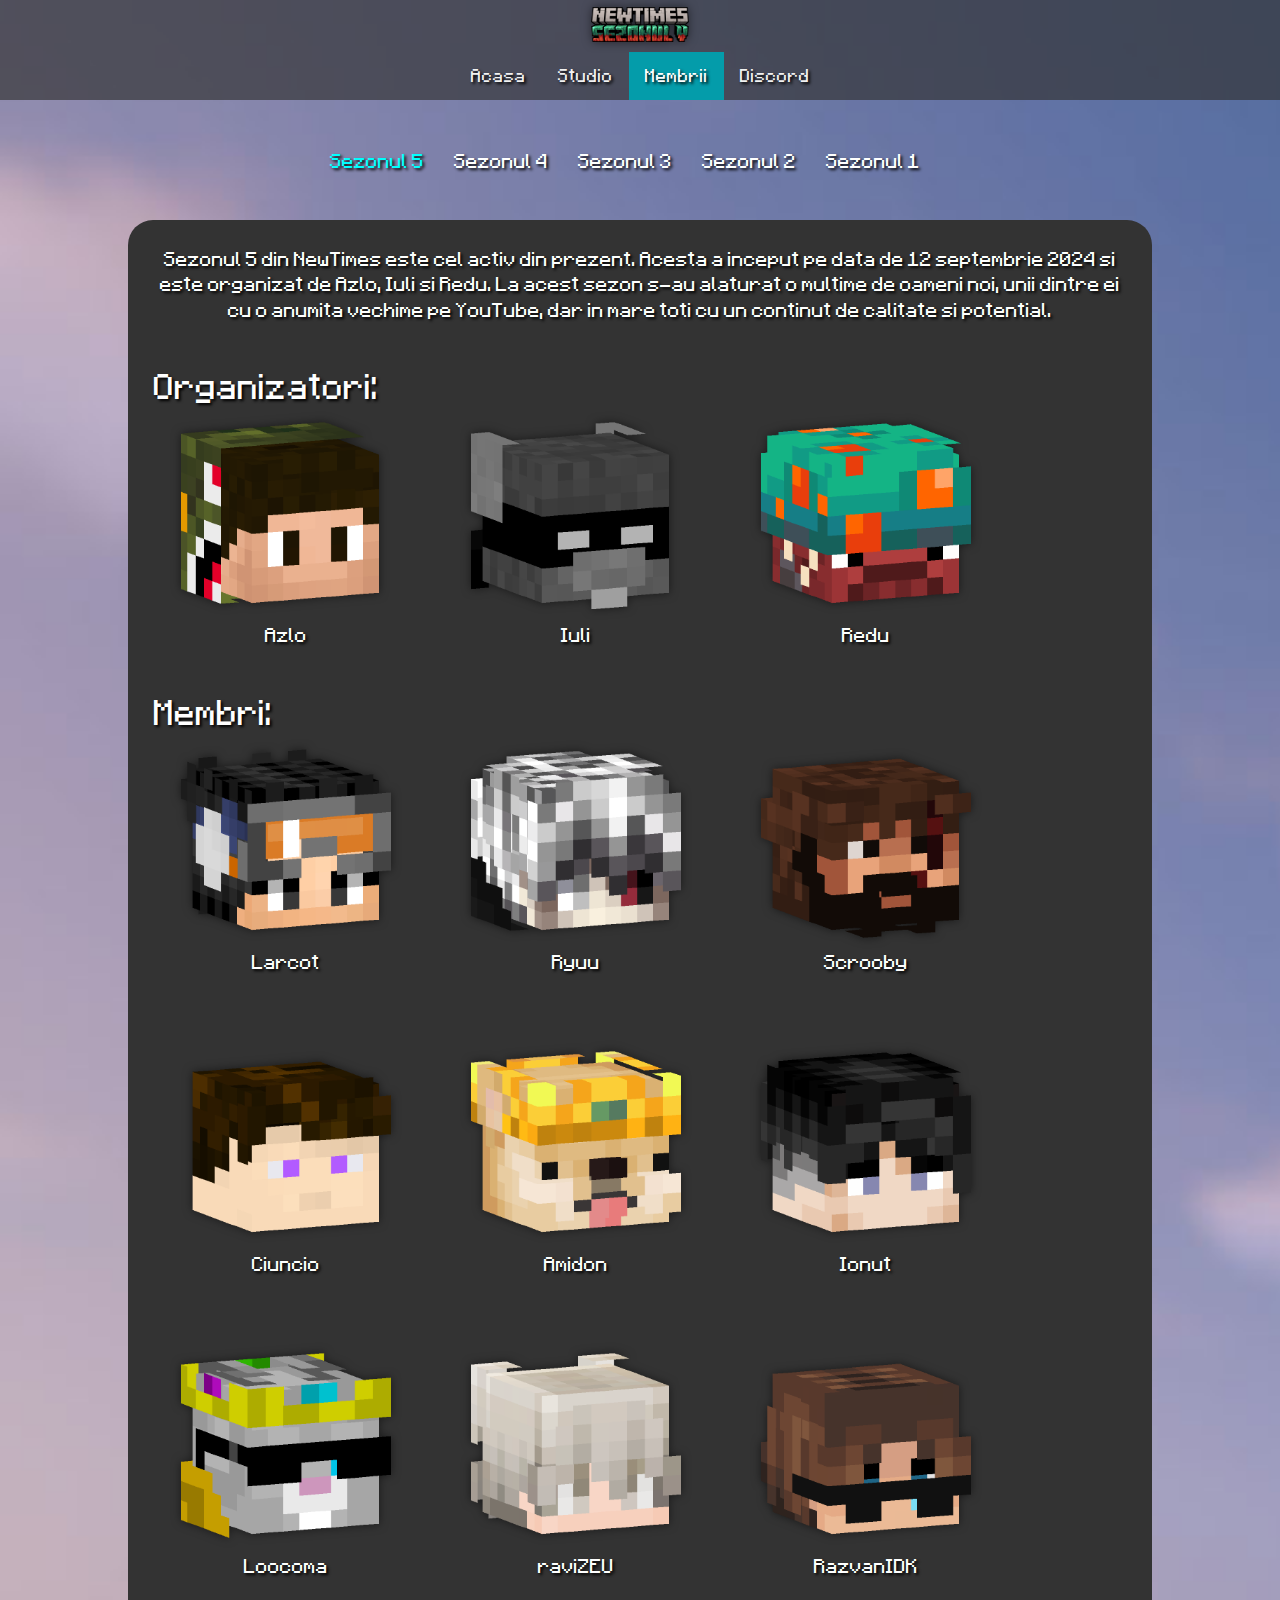
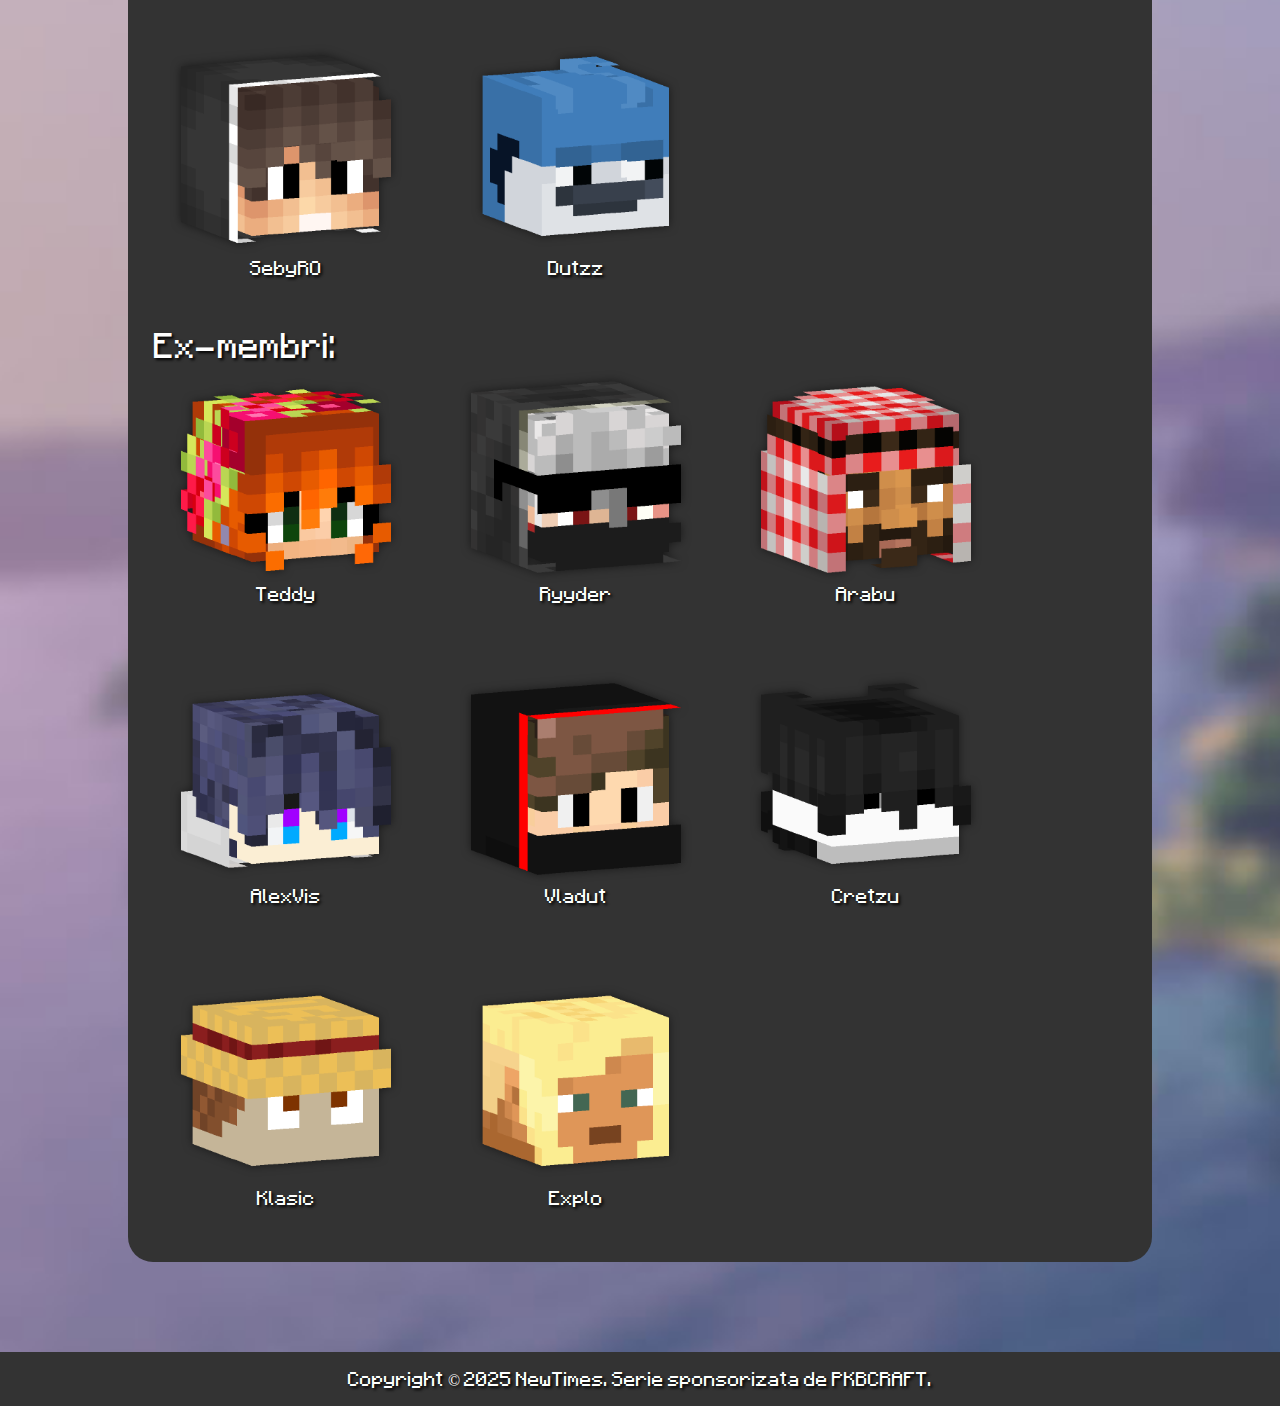
<file: membri.html>
<!DOCTYPE html>
<html lang="en">
<head>
    <meta charset="UTF-8">
    <meta name="viewport" content="width=device-width, initial-scale=1.0">
    <title>NewTimes SMP</title>
    <link rel="icon" type="image/x-icon" href="favicon.ico">
    <link rel="stylesheet" href="membri.css">
    <script src="membri.js"></script>
</head>
<body>
    <div class="topnav">
        <img src="newtimes_5.png" alt="NewTimes 5">
        <div>
            <a href="index.html">Acasa</a>
            <a href="studio.html">Studio</a>
            <a class="active" href="membri.html">Membrii</a>
            <a href="https://discord.com/invite/3W3f9mBuqK" target="_blank">Discord</a>
        </div>
      </div>
    
    <div id="main">
        <div id="sezoane">
            <div id="sezonactiv" class="exista"><button class="buton" onclick="activeazaSezonul(5)">Sezonul 5</button></div>
            <div class="exista"><button class="buton" onclick="activeazaSezonul(4)">Sezonul 4</button></div>
            <div class="exista"><button class="buton" onclick="activeazaSezonul(3)">Sezonul 3</button></div>
            <div class="exista"><button class="buton" onclick="activeazaSezonul(2)">Sezonul 2</button></div>
            <div class="exista"><button class="buton" onclick="activeazaSezonul(1)">Sezonul 1</button></div>
        </div>

        <div id="sezonul5" class="sezon visible">
            <div class="descriere">
                <div>Sezonul 5 din NewTimes este cel activ din prezent. Acesta a inceput pe data de 12 septembrie 2024 si este organizat de Azlo, Iuli si Redu. La acest sezon s-au alaturat o multime de oameni noi, unii dintre ei cu o anumita vechime pe YouTube, dar in mare toti cu un continut de calitate si potential.</div>
            </div>
    
            <div class="textmare">
                Organizatori:
            </div>
    
            <div class="membri">
                <div class="membru">
                    <a href="https://www.youtube.com/@viper53" target="_blank" class="membru2"> <img class=cap src="membri/azlo_static.png" alt="Azlo">Azlo</a>
                </div>
        
                <div class="membru">
                    <a href="https://www.youtube.com/@iuli34-h2v" target="_blank" class="membru2"><img class=cap src="membri/iuli_static.png" alt="Iuli">Iuli</a>
                </div>
        
                <div class="membru">
                    <a href="https://www.youtube.com/@reduu" target="_blank" class="membru2"><img class=cap src="membri/redu_static.png" alt="Redu">Redu</a>
                </div>
            </div>

            <div class="separator"></div>

            <div class="textmare">
                Membri:
            </div>
            
            <div class="membri">
                
        
                <div class="membru">
                    <a href="https://www.youtube.com/@larcot698" target="_blank" class="membru2"><img class=cap src="membri/larcot_static.png" alt="Larcot">Larcot</a>
                </div>
        
                <div class="membru">
                    <a href="https://www.youtube.com/@ryuu4589" target="_blank" class="membru2"><img class=cap src="membri/ryuu_static.png" alt="Ryuu">Ryuu</a>
                </div>
        
                <div class="membru">
                    <a href="https://www.youtube.com/@Scrooby" target="_blank" class="membru2"><img class=cap src="membri/scrooby_static.png" alt="Scrooby">Scrooby</a>
                </div>
        
                <div class="membru">
                    <a href="https://www.youtube.com/@LumealuiiCiuncio" target="_blank" class="membru2"><img class=cap src="membri/ciuncio_static.png" alt="Ciuncio">Ciuncio</a>
                </div>
        
                <div class="membru">
                    <a href="https://www.youtube.com/@AMIDONBTW" target="_blank" class="membru2"><img class=cap src="membri/amidon_static.png" alt="Amidon">Amidon</a>
                </div>
        
                
        
                <div class="membru">
                    <a href="https://www.youtube.com/@IonutStreaming" target="_blank" class="membru2"><img class=cap src="membri/ionut_static.png" alt="Ionut">Ionut</a>
                </div>
        
                <div class="membru">
                    <a href="https://www.youtube.com/@LOOCOMA" target="_blank" class="membru2"><img class=cap src="membri/loocoma__static.png" alt="Loocoma">Loocoma</a>
                </div>
        
                <div class="membru">
                    <a href="https://www.youtube.com/@ravizeu" target="_blank" class="membru2"><img class=cap src="membri/karoty_temp.png" alt="Ravi">raviZEU</a>
                </div>

                <div class="membru">
                    <a href="https://www.youtube.com/@Razvanidk1222" target="_blank" class="membru2"><img class=cap src="membri/razvanidk_static.png" alt="Razvan">RazvanIDK</a>
                </div>

                <div class="membru">
                    <a href="https://youtube.com/@sebyro28" target="_blank" class="membru2"><img class=cap src="membri/sebyro_static.png" alt="Seby">SebyRO</a>
                </div>

                <div class="membru">
                    <a href="https://www.youtube.com/@dutzzus" target="_blank" class="membru2"><img class=cap src="membri/dutzzus_static.png" alt="Dutzz">Dutzz</a>
                </div>

                
            </div>
            
            <div class="separator"></div>

            <div class="textmare">
                Ex-membri:
            </div>
            
            <div class="membri">
                <div class="membru">
                    <a href="https://www.youtube.com/@TeddyYTB" target="_blank" class="membru2"><img class=cap src="membri/teddy_static.png" alt="Teddy">Teddy</a>
                </div>
        
                <div class="membru">
                    <a href="https://www.youtube.com/@Ryyder" target="_blank" class="membru2"><img class=cap src="membri/rayder_static.png" alt="Ryyder">Ryyder</a>
                </div>
        
                <div class="membru">
                    <a href="https://www.youtube.com/@ArabuYtb" target="_blank" class="membru2"><img class=cap src="membri/arabu_static.png" alt="Arabu">Arabu</a>
                </div>
        
                <div class="membru">
                    <a href="https://www.youtube.com/channel/UC_T3QGwy4HmyBnQdYYo_BlQ" target="_blank" class="membru2"><img class=cap src="membri/alexvis_static.png" alt="AlexVis">AlexVis</a>
                </div>
        
                <div class="membru">
                    <a href="https://www.youtube.com/@Vladut15R" target="_blank" class="membru2"><img class=cap src="membri/vladut_static.png" alt="Vladut">Vladut</a>
                </div>
                        
                <div class="membru">
                    <a href="https://www.youtube.com/@cretzukr" target="_blank" class="membru2"><img class=cap src="membri/cretzu_temp_static.png" alt="Cretzu">Cretzu</a>
                </div>
                
                <div class="membru">
                    <a href="https://www.youtube.com/@KlasicMC" target="_blank" class="membru2"><img class=cap src="membri/klasic_static.png" alt="Klasic">Klasic</a>
                </div>

                <div class="membru">
                    <a href="https://www.youtube.com/@roexplo" target="_blank" class="membru2"><img class=cap src="membri/explo_static.png" alt="Explo">Explo</a>
                </div>
            </div>
            
            <div class="separator"></div>
            
        </div>

        

        <div id="sezonul4" class="sezon hidden">
            <div class="descriere">
                <div>Sezonul 4 din NewTimes a inceput in noiembrie 2023 si a durat aproape 4 luni, sfarsindu-se in martie 2024. Desi a fost un sezon scurt, la care au participat in mare parte doar membrii originali, s-au intarit prieteniile intre membri si am facut cunostinta si cu cateva persoane noi.</div>
            </div>
        
            <div class="textmare">
                Organizator:
            </div>
        
            <div class="membri">
                <div class="membru">
                    <a href="https://www.youtube.com/@NotSneep" target="_blank" class="membru2"><img class=cap src="membri/sneep_static.png" alt="Sneep">Sneep</a>
                </div>
            </div>
            
            <div class="separator"></div>
        

            
            <div class="textmare">
                Membri:
            </div>
        
            <div class="membri">

                <div class="membru">
                    <a href="https://www.youtube.com/@ryuu4589" target="_blank" class="membru2"><img class=cap src="membri/ryuu_static.png" alt="Ryuu">Ryuu</a>
                </div>
            
                <div class="membru">
                    <a href="https://www.youtube.com/@viper53" target="_blank" class="membru2"> <img class=cap src="membri/azlo_static.png" alt="Azlo">Azlo</a>
                </div>
        
                <div class="membru">
                    <a href="https://www.youtube.com/@iuli34-h2v" target="_blank" class="membru2"><img class=cap src="membri/iuli_static.png" alt="Iuli">Iuli</a>
                </div>
        
                <div class="membru">
                    <a href="https://www.youtube.com/@reduu" target="_blank" class="membru2"><img class=cap src="membri/redu_static.png" alt="Redu">Redu</a>
                </div>
            
                <div class="membru">
                    <a href="https://www.youtube.com/@AndreiN1" target="_blank" class="membru2"><img class=cap src="membri/andrein1_static.png" alt="Redu">AndreiN1</a>
                </div>
            
                <div class="membru">
                    <a href="https://www.youtube.com/@Vladut15R" target="_blank" class="membru2"><img class=cap src="membri/vladut_static.png" alt="Vladut">Vladut</a>
                </div>
            
                <div class="membru">
                    <a href="https://www.youtube.com/@Scrooby" target="_blank" class="membru2"><img class=cap src="membri/scrooby_static.png" alt="Scrooby">Scrooby</a>
                </div>
            
                <div class="membru">
                    <a href="https://www.youtube.com/@roexplo" target="_blank" class="membru2"><img class=cap src="membri/explo_static.png" alt="Explo">Explo</a>
                </div>
            
                <div class="membru">
                    <a href="https://www.youtube.com/@AlexVis" target="_blank" class="membru2"><img class=cap src="membri/alexvis_static.png" alt="AlexVis">AlexVis</a>
                </div>

            </div>
            <div class="separator"></div>
        </div>

        <div id="sezonul3" class="sezon hidden">
            <div class="descriere">
                <div>Sezonul 3 din NewTimes a inceput in iunie 2022 si a tinut pana in toamna anului respectiv.</div>
            </div>
        
            <div class="textmare">
                Organizatori:
            </div>
        
            <div class="membri">
                <div class="membru">
                    <a href="https://www.youtube.com/@NotSneep" target="_blank" class="membru2"><img class=cap src="membri/sneep_static.png" alt="Sneep">Sneep</a>
                </div>

                <div class="membru">
                    <a href="https://www.youtube.com/@larcot698" target="_blank" class="membru2"><img class=cap src="membri/larcot_static.png" alt="Larcot">Larcot</a>
                </div>
            </div>
            
            <div class="separator"></div>
        

            
            <div class="textmare">
                Membri:
            </div>
        
            <div class="membri">

                
                <div class="membru">
                    <a href="https://www.youtube.com/@ryuu4589" target="_blank" class="membru2"><img class=cap src="membri/ryuu_static.png" alt="Ryuu">Ryuu</a>
                </div>
            
                <div class="membru">
                    <a href="https://www.youtube.com/@viper53" target="_blank" class="membru2"> <img class=cap src="membri/azlo_static.png" alt="Azlo">Azlo</a>
                </div>
        
                <div class="membru">
                    <a href="https://www.youtube.com/@iuli34-h2v" target="_blank" class="membru2"><img class=cap src="membri/iuli_static.png" alt="Iuli">Iuli</a>
                </div>
        
                <div class="membru">
                    <a href="https://www.youtube.com/@reduu" target="_blank" class="membru2"><img class=cap src="membri/redu_static.png" alt="Redu">Redu</a>
                </div>
            
                <div class="membru">
                    <a href="https://www.youtube.com/@Vladut15R" target="_blank" class="membru2"><img class=cap src="membri/vladut_static.png" alt="Vladut">Vladut</a>
                </div>
            
                <div class="membru">
                    <a href="https://www.youtube.com/@Scrooby" target="_blank" class="membru2"><img class=cap src="membri/scrooby_static.png" alt="Scrooby">Scrooby</a>
                </div>

                <div class="membru">
                    <a href="https://www.youtube.com/@AMIDONBTW" target="_blank" class="membru2"><img class=cap src="membri/amidon_static.png" alt="Amidon">Amidon</a>
                </div>
            
                <div class="membru">
                    <a href="https://www.youtube.com/" target="_blank" class="membru2"><img class=cap src="membri/steve_static.png" alt="AlexutuRO">AlexutuRO</a>
                </div>

                <div class="membru">
                    <a href="https://www.youtube.com/" target="_blank" class="membru2"><img class=cap src="membri/steve_static.png" alt="AndreiTOTO">AndreiTOTO</a>
                </div>

                <div class="membru">
                    <a href="https://www.youtube.com/" target="_blank" class="membru2"><img class=cap src="membri/steve_static.png" alt="Sorin17">Sorin17</a>
                </div>

            </div>
            <div class="separator"></div>
        </div>
    

        <div id="sezonul2" class="sezon hidden">
            <div class="descriere">
                <div>Sezonul 2 de NewTimes a inceput la finalul lui iunie 2021, doar la cateva luni dupa finalul primului sezon. Acesta a durat pana la finalul anului 2021.</div>
            </div>
        
            <div class="textmare">
                Organizatori:
            </div>
        
            <div class="membri">
                <div class="membru">
                    <a href="https://www.youtube.com/@NotSneep" target="_blank" class="membru2"><img class=cap src="membri/sneep_static.png" alt="Sneep">Sneep</a>
                </div>

                <div class="membru">
                    <a href="https://www.youtube.com/@larcot698" target="_blank" class="membru2"><img class=cap src="membri/larcot_static.png" alt="Larcot">Larcot</a>
                </div>
            </div>
            
            <div class="separator"></div>
        

            
            <div class="textmare">
                Membri:
            </div>
        
            <div class="membri">

                <div class="membru">
                    <a href="https://www.youtube.com/@ryuu4589" target="_blank" class="membru2"><img class=cap src="membri/ryuu_static.png" alt="Ryuu">Ryuu</a>
                </div>
            
                <div class="membru">
                    <a href="https://www.youtube.com/@viper53" target="_blank" class="membru2"> <img class=cap src="membri/azlo_static.png" alt="Azlo">Azlo</a>
                </div>
        
                <div class="membru">
                    <a href="https://www.youtube.com/@iuli34-h2v" target="_blank" class="membru2"><img class=cap src="membri/iuli_static.png" alt="Iuli">Iuli</a>
                </div>
        
                <div class="membru">
                    <a href="https://www.youtube.com/@reduu" target="_blank" class="membru2"><img class=cap src="membri/redu_static.png" alt="Redu">Redu</a>
                </div>
            
                <div class="membru">
                    <a href="https://www.youtube.com/@Vladut15R" target="_blank" class="membru2"><img class=cap src="membri/vladut_static.png" alt="Vladut">Vladut</a>
                </div>

                <div class="membru">
                    <a href="https://www.youtube.com/@Ryyder" target="_blank" class="membru2"><img class=cap src="membri/rayder_static.png" alt="Ryyder">Ryyder</a>
                </div>
            
                <div class="membru">
                    <a href="https://www.youtube.com/@Scrooby" target="_blank" class="membru2"><img class=cap src="membri/scrooby_static.png" alt="Scrooby">Scrooby</a>
                </div>

                <div class="membru">
                    <a href="https://www.youtube.com/@AndreiN1" target="_blank" class="membru2"><img class=cap src="membri/andrein1_static.png" alt="Redu">AndreiN1</a>
                </div>

                <div class="membru">
                    <a href="https://www.youtube.com/" target="_blank" class="membru2"><img class=cap src="membri/steve_static.png" alt="Razvan981">Razvan981</a>
                </div>

                <div class="membru">
                    <a href="https://www.youtube.com/" target="_blank" class="membru2"><img class=cap src="membri/steve_static.png" alt="Cozmin25">Cozmin25</a>
                </div>

                <div class="membru">
                    <a href="https://www.youtube.com/" target="_blank" class="membru2"><img class=cap src="membri/steve_static.png" alt="BunnyTV">BunnyTV</a>
                </div>

                <div class="membru">
                    <a href="https://www.youtube.com/" target="_blank" class="membru2"><img class=cap src="membri/steve_static.png" alt="Flowrian">Flowrian</a>
                </div>

                <div class="membru">
                    <a href="https://www.youtube.com/" target="_blank" class="membru2"><img class=cap src="membri/steve_static.png" alt="Iustin">Iustin</a>
                </div>

                <div class="membru">
                    <a href="https://www.youtube.com/" target="_blank" class="membru2"><img class=cap src="membri/steve_static.png" alt="Lauur">Lauur</a>
                </div>

            </div>
            <div class="separator"></div>
        </div>
    
        <div id="sezonul1" class="sezon hidden">
            <div class="descriere">
                <div>Sezonul 1 de NewTimes a inceput in mai 2020, avand o durata de peste 9 luni, tinand pana in martie 2021, cand din pacate harta a fost pierduta.</div>
            </div>
        
            <div class="textmare">
                Organizator:
            </div>
        
            <div class="membri">
                <div class="membru">
                    <a href="https://www.youtube.com/@larcot698" target="_blank" class="membru2"><img class=cap src="membri/larcot_static.png" alt="Larcot">Larcot</a>
                </div>
            </div>
            
            <div class="separator"></div>
        

            
            <div class="textmare">
                Membri:
            </div>
        
            <div class="membri">
        
                <div class="membru">
                    <a href="https://www.youtube.com/@iuli34-h2v" target="_blank" class="membru2"><img class=cap src="membri/iuli_static.png" alt="Iuli">Iuli</a>
                </div>
            
                <div class="membru">
                    <a href="https://www.youtube.com/@AndreiN1" target="_blank" class="membru2"><img class=cap src="membri/andrein1_static.png" alt="Redu">AndreiN1</a>
                </div>
            
                <div class="membru">
                    <a href="https://www.youtube.com/@Vladut15R" target="_blank" class="membru2"><img class=cap src="membri/vladut_static.png" alt="Vladut">Vladut</a>
                </div>

                <div class="membru">
                    <a href="https://www.youtube.com/" target="_blank" class="membru2"><img class=cap src="membri/steve_static.png" alt="Lauur">Delocon</a>
                </div>

                <div class="membru">
                    <a href="https://www.youtube.com/" target="_blank" class="membru2"><img class=cap src="membri/steve_static.png" alt="Lauur">1mG3o</a>
                </div>

                <div class="membru">
                    <a href="https://www.youtube.com/" target="_blank" class="membru2"><img class=cap src="membri/steve_static.png" alt="Lauur">Starius96</a>
                </div>

                <div class="membru">
                    <a href="https://www.youtube.com/" target="_blank" class="membru2"><img class=cap src="membri/steve_static.png" alt="Lauur">Warizard22</a>
                </div>

                <div class="membru">
                    <a href="https://www.youtube.com/" target="_blank" class="membru2"><img class=cap src="membri/steve_static.png" alt="Lauur">Razvan981</a>
                </div>

                <div class="membru">
                    <a href="https://www.youtube.com/" target="_blank" class="membru2"><img class=cap src="membri/steve_static.png" alt="Lauur">Xtryur</a>
                </div>

                <div class="membru">
                    <a href="https://www.youtube.com/" target="_blank" class="membru2"><img class=cap src="membri/steve_static.png" alt="Lauur">Udyuu88</a>
                </div>

                <div class="membru">
                    <a href="https://www.youtube.com/" target="_blank" class="membru2"><img class=cap src="membri/steve_static.png" alt="Lauur">RatonulAdy</a>
                </div>

                <div class="membru">
                    <a href="https://www.youtube.com/" target="_blank" class="membru2"><img class=cap src="membri/steve_static.png" alt="Lauur">RewLord</a>
                </div>

                <div class="membru">
                    <a href="https://www.youtube.com/" target="_blank" class="membru2"><img class=cap src="membri/steve_static.png" alt="Lauur">Herminyo</a>
                </div>

                <div class="membru">
                    <a href="https://www.youtube.com/" target="_blank" class="membru2"><img class=cap src="membri/steve_static.png" alt="Lauur">xMoga</a>
                </div>

                <div class="membru">
                    <a href="https://www.youtube.com/" target="_blank" class="membru2"><img class=cap src="membri/steve_static.png" alt="Lauur">TheBlueN</a>
                </div>

                <div class="membru">
                    <a href="https://www.youtube.com/" target="_blank" class="membru2"><img class=cap src="membri/steve_static.png" alt="Lauur">PhantomRo</a>
                </div>

                <div class="membru">
                    <a href="https://www.youtube.com/" target="_blank" class="membru2"><img class=cap src="membri/steve_static.png" alt="Lauur">Matei Catalin</a>
                </div>

                <div class="membru">
                    <a href="https://www.youtube.com/" target="_blank" class="membru2"><img class=cap src="membri/steve_static.png" alt="Lauur">R0bmilian</a>
                </div>

                <div class="membru">
                    <a href="https://www.youtube.com/" target="_blank" class="membru2"><img class=cap src="membri/steve_static.png" alt="Lauur">Dodo</a>
                </div>

            </div>
            <div class="separator"></div>
        </div>
</div>

    <footer>
        <p>Copyright © 2025 NewTimes. Serie sponsorizata de PKBCRAFT.</p>
    </footer>
</body>
</html>
</file>
<file: membri.css>
@font-face {
    font-family: 'Minecraft';
    src: url('Minecraft.woff2') format('woff2'),
        url('Minecraft.woff') format('woff');
    font-weight: normal;
    font-style: normal;
    font-display: swap;
}

/* Add a black background color to the top navigation */
.topnav {
    background-color: #333333ab;
    overflow: hidden;
    display:flex;
    flex-direction: row;
    justify-content: space-between;
    height:50px;
  }

.links {
}

.topnav img {
    padding-left:10px;
    padding-right:10px;
    padding-top:7px;
    max-height: 35px;
    filter: drop-shadow(0px 0px 5px rgba(0, 0, 0, 0.5));
}
  
  /* Style the links inside the navigation bar */
  .topnav a {
    float: left;
    color: #f2f2f2;
    text-align: center;
    padding: 14px 16px;
    text-decoration: none;
    font-size: 14px;
    height:50px;
  }
  
  /* Change the color of links on hover */
  .topnav a:hover {
    background-color: #ddd;
    color: black;
  }
  
  /* Add a color to the active/current link */
  .topnav a.active {
    background-color: #049caa;
    color: white;
  }

body{
    background-image: url("background.jpg");
    background-size:cover;
    font-family: 'Minecraft';
    color:white;
    font-size: 16px;
    text-shadow: 2px 2px 3px black;
    margin:0px;
}

footer {
    background-color: #333;
    overflow: hidden;
    text-align:center;
    margin-top:7%;
    font-size:16px;
}



#sezoane{
    display:flex;
    flex-direction:row;
    justify-content: center;
    align-items: center;
    padding:50px;
}

#sezoane div{
    margin-right:30px;
}


#sezonactiv{
    color:aqua;
}

.exista{
    transition: transform 0.3s ease-in-out;
}

.exista:hover{
    transform: scale(1.1);
    cursor:pointer;
}

.sezon{
    padding:2%;
    background-color:#333;
    display:flex;
    flex-direction: column;
    justify-content: start;
    align-items: left;
    margin-left:10%;
    margin-right:10%;
    border-radius:25px;
}

.descriere{
    padding-bottom:25px;
    text-align:center;
    line-height: 1.6;
}

.textmare{
    font-size:28px;
    padding-bottom:2%;
    padding-top:2%;
}

.membri{
    display:flex;
    flex-wrap:wrap;
    gap: 80px;
    justify-content: left;
    align-items: left;
    margin-left:2.8%;
}

/*class membru e useless*/

.membru2{
    display: flex; /* Use flex only to organize the content inside each grid item */
    flex-direction: column;
    justify-content: center;
    align-items: center;
    padding:none;
    margin:none;
    text-decoration:none;
    color:white;
}

.membru2:hover{
    color:#00eaff;
}

.membru2 img:hover {
    transform: scale(1.1);
}

.cap{
    max-width:210px;
    padding-bottom:10px;
    filter: drop-shadow(0px 0px 5px rgba(0, 0, 0, 0.5));
    transition: transform 0.3s ease-in-out;
}

.separator{
    margin-bottom:3%;
}

/*#sezonul4{
    display:none;
}*/

.hidden{
    display:none;
}

.visible{
    display:block;
}

.buton {
    all: unset;
  box-sizing: border-box;
  display: inline-block;
}

@media only screen and (max-width: 1300px) {
  .topnav {
    flex-direction:column;
    height:100px;
    
   align-items:center;

  }
  .topnav img {
   object-fit:contain;
   padding-bottom:10px;
  }
  
}

@media only screen and (max-width:768px){
 .sezon{
  
    margin-left:0%;
    margin-right:0%;
    border-radius:0px;
    padding:5%;
    margin-bottom:20%;
 }
 
 #sezoane{
  flex-wrap:wrap; 
  row-gap:15px;
 }
 
 .membri{
  align-items:center;
  justify-content:center;
 }
 
 .textmare{
  padding-bottom:20px; 
  text-align:center;
 }
}
</file>
